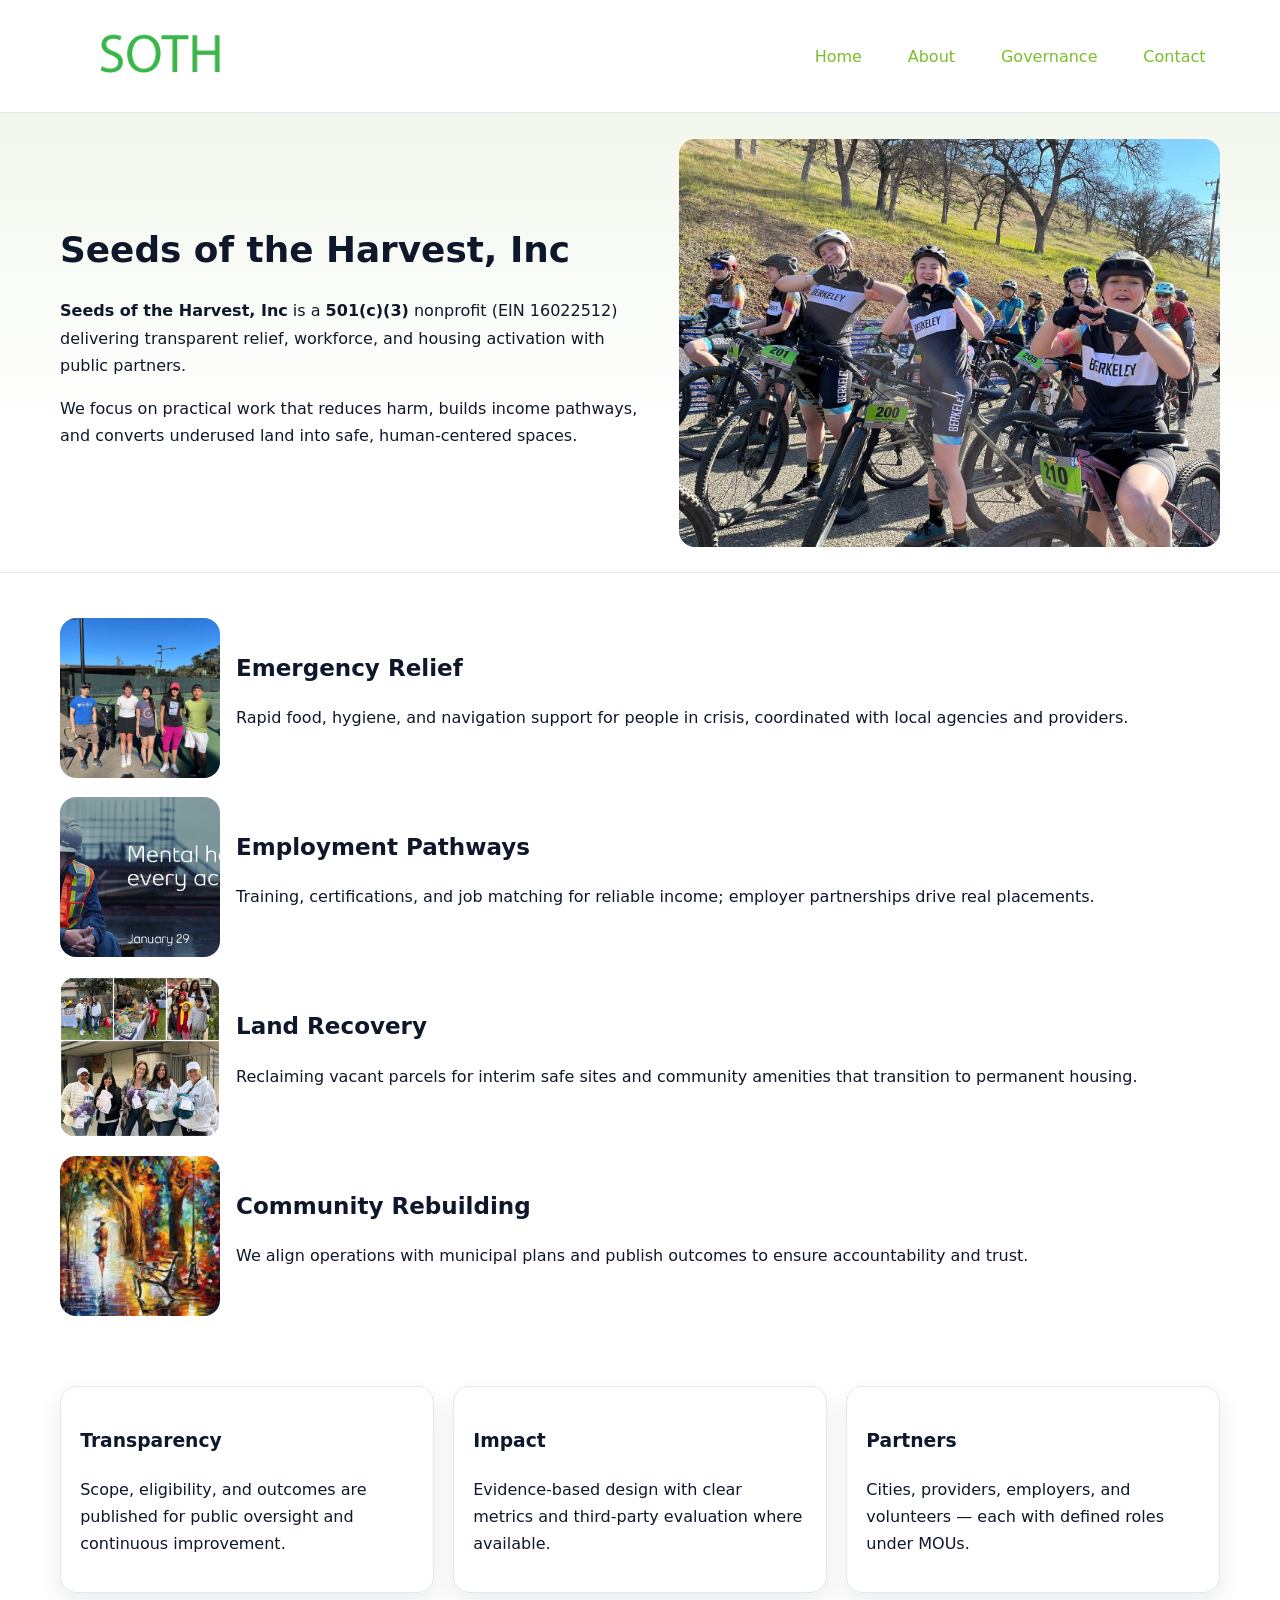
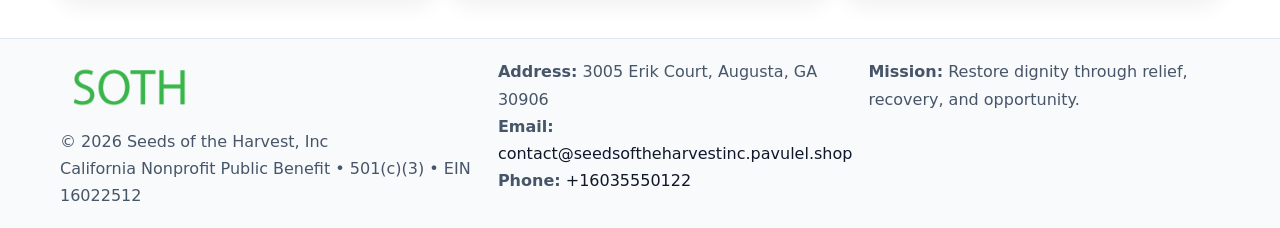
<file: index.html>
<!doctype html><html lang="en"><head>
<meta charset="utf-8"/><meta name="viewport" content="width=device-width,initial-scale=1"/>
<title>Seeds of the Harvest, Inc – Nonprofit • 2025</title>
<link rel="stylesheet" href="assets/styles.css"/>
<link rel="icon" href="images/logo.png"/>
<meta name="data-ein" content="16022512"/>
<meta name="data-name" content="Seeds of the Harvest, Inc"/>
<meta name="data-email" content="contact@seedsoftheharvestinc.pavulel.shop"/>
<meta name="data-phone" content="+16035550122"/>
<meta name="data-address" content="3005 Erik Court, Augusta, GA 30906"/>
<meta name="data-map" content="3005+Erik+Court,+Augusta,+GA+30906"/>
  <meta name="description" content="We are a 501(c)(3) organization advancing community services, education, and direct relief through transparent programs, local partnerships, and measurable outcomes.">
</head><body>
<div style="position:absolute;left:-9999px;top:-9999px;opacity:0" data-uniq="{{UNIQUE_BLOB}}">
  <span>We are a 501(c)(3) organization advancing community services, education, and direct relief through transparent programs, local partnerships, and measurable outcomes.</span><svg width="12" height="12" viewBox="0 0 12 12" xmlns="http://www.w3.org/2000/svg"><circle cx="6" cy="6" r="5" fill="#047857"/></svg><img src="images/hero.jpg" width="1" height="1" alt="" loading="lazy"/>
</div>

<header><div class="c4ccf75232e c6fc3c8eeab">
  <a href="index.html"><img src="images/logo.png" alt="Seeds of the Harvest, Inc" style="width:150px"></a>
  <nav>
    <a class="active" href="index.html">Home</a>
    <a href="about.html">About</a>
    <a href="governance.html">Governance</a>
    <a href="contact.html">Contact</a>
  </nav>
</div></header>

<section class="c3970ce8fa6"><div class="c4ccf75232e">
  <div>
    <h1>Seeds of the Harvest, Inc</h1>
    <p><strong>Seeds of the Harvest, Inc</strong> is a <strong>501(c)(3)</strong> nonprofit (EIN 16022512) delivering transparent relief, workforce, and housing activation with public partners.</p>
    <p>We focus on practical work that reduces harm, builds income pathways, and converts underused land into safe, human-centered spaces.</p>
  </div>
  <img src="images/hero.jpg" alt="Community action"/>
</div></section>

<main class="c4ccf75232e">
  <section class="section">
    <div class="feature"><img src="images/relief.jpg" alt=""><div><h2>Emergency Relief</h2><p>Rapid food, hygiene, and navigation support for people in crisis, coordinated with local agencies and providers.</p></div></div>
    <div class="feature"><img src="images/jobs.jpg" alt=""><div><h2>Employment Pathways</h2><p>Training, certifications, and job matching for reliable income; employer partnerships drive real placements.</p></div></div>
    <div class="feature"><img src="images/land.jpg" alt=""><div><h2>Land Recovery</h2><p>Reclaiming vacant parcels for interim safe sites and community amenities that transition to permanent housing.</p></div></div>
    <div class="feature"><img src="images/community.jpg" alt=""><div><h2>Community Rebuilding</h2><p>We align operations with municipal plans and publish outcomes to ensure accountability and trust.</p></div></div>
  </section>

  <section class="section cf43df9128d">
    <article class="c525e1e90e0"><h3>Transparency</h3><p>Scope, eligibility, and outcomes are published for public oversight and continuous improvement.</p></article>
    <article class="c525e1e90e0"><h3>Impact</h3><p>Evidence-based design with clear metrics and third-party evaluation where available.</p></article>
    <article class="c525e1e90e0"><h3>Partners</h3><p>Cities, providers, employers, and volunteers — each with defined roles under MOUs.</p></article>
  </section>
</main>

<footer>
  <div class="footer-wrap">
    <div class="footer-grid">
      <div class="footer-col">
        <img src="images/logo.png" alt="" style="width:140px;margin-bottom:.4rem">
        <div class="small">© <span id="year"></span> Seeds of the Harvest, Inc</div>
        <div class="small">California Nonprofit Public Benefit • 501(c)(3) • EIN 16022512</div>
      </div>
      <div class="footer-col">
        <div class="small"><strong>Address:</strong> 3005 Erik Court, Augusta, GA 30906</div>
        <div class="small"><strong>Email:</strong> <a href="mailto:contact@seedsoftheharvestinc.pavulel.shop">contact@seedsoftheharvestinc.pavulel.shop</a></div>
        <div class="small"><strong>Phone:</strong> <a href="tel:+16035550122">+16035550122</a></div>
      </div>
      <div class="footer-col">
        <div class="small"><strong>Mission:</strong> Restore dignity through relief, recovery, and opportunity.</div>
      </div>
    </div>
  </div>
</footer>

<script>
(function(){
 function m(n){const e=document.querySelector('meta[name="'+n+'"]');return e?e.content:'';}
 function h(s){let x=2166136261>>>0;for(let i=0;i<s.length;i++){x^=s.charCodeAt(i);x=(x*16777619)>>>0;}return x>>>0;}
 const k=(m('data-ein')||m('data-name')||'0').replace(/\s+/g,'');
 const key=h(k),H=key%360,S=55+(key%20),L=46;
 const r=document.documentElement;
 r.style.setProperty('--brand',`hsl(${H} ${S}% ${L}%)`);
 r.style.setProperty('--brand-ink',`hsl(${H} ${Math.min(95,S+10)}% ${Math.max(22,L-18)}%)`);
 r.style.setProperty('--soft',`hsl(${H} ${Math.max(40,S-25)}% 95%)`);
 const y=document.getElementById('year'); if(y) y.textContent=new Date().getFullYear();
})();
</script>
</body></html>
</file>
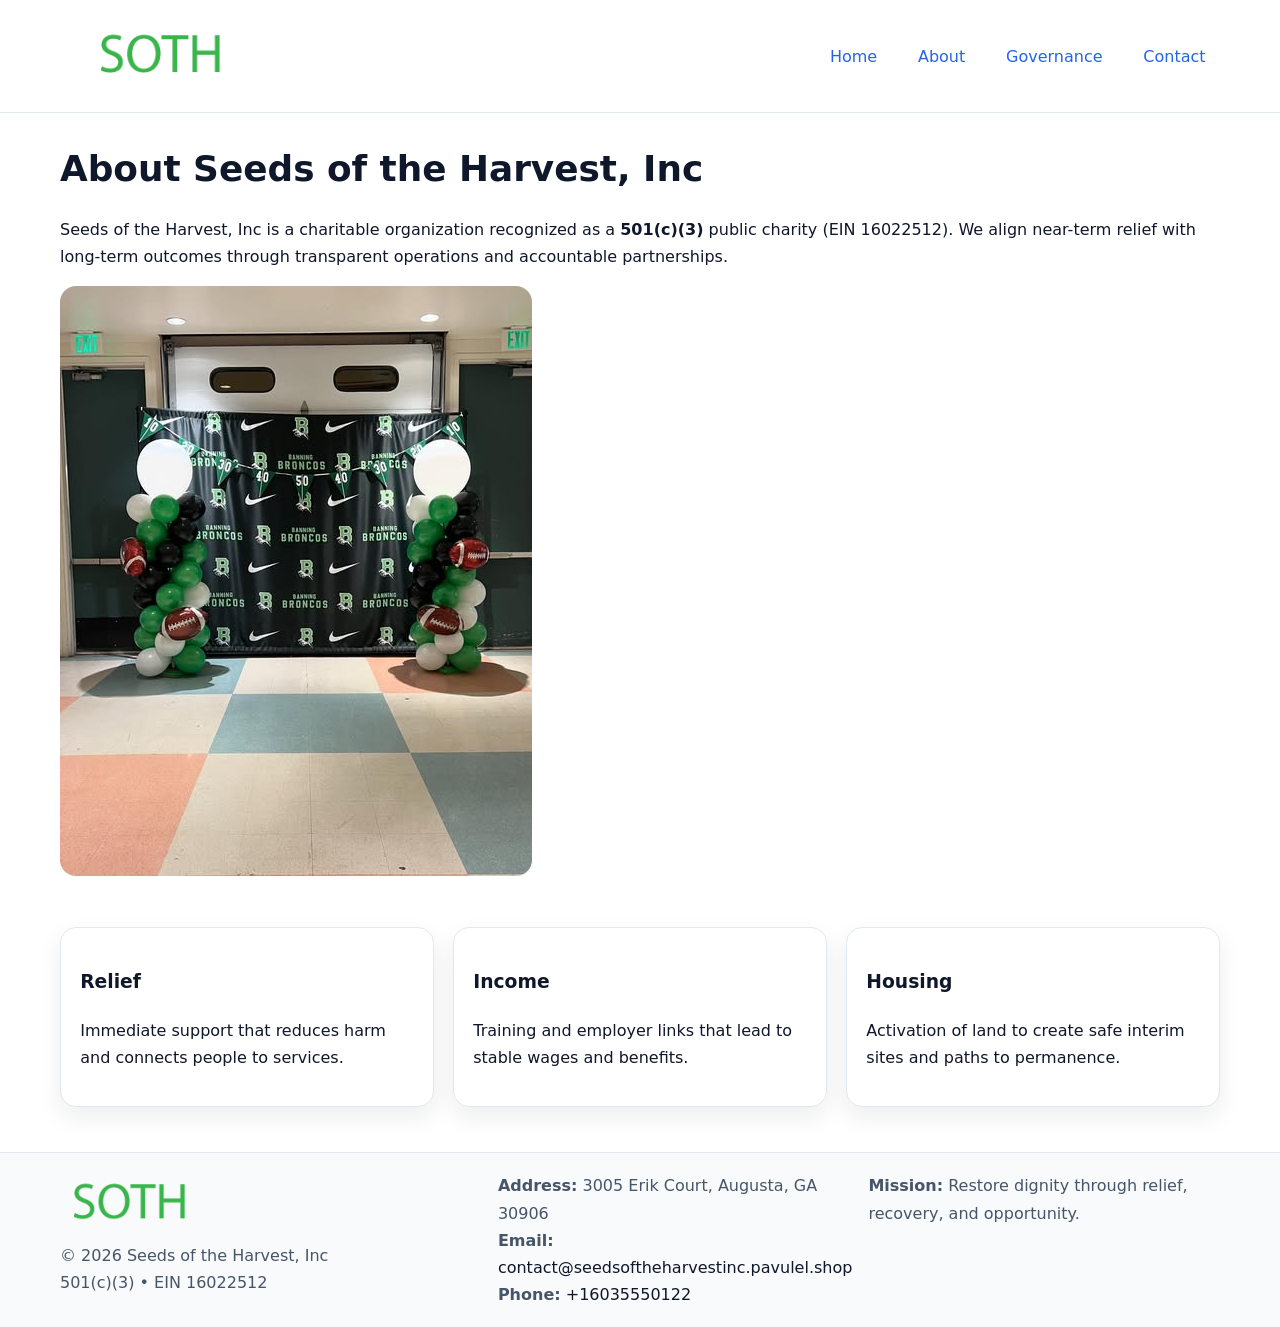
<file: about.html>
<!doctype html><html lang="en"><head>
<meta charset="utf-8"/><meta name="viewport" content="width=device-width,initial-scale=1"/>
<title>Seeds of the Harvest, Inc – Nonprofit • 2025</title>
<link rel="stylesheet" href="assets/styles.css"/>
<link rel="icon" href="images/logo.png"/>
<meta name="data-ein" content="16022512"/>
<meta name="data-name" content="Seeds of the Harvest, Inc"/>
<meta name="data-email" content="contact@seedsoftheharvestinc.pavulel.shop"/>
<meta name="data-phone" content="+16035550122"/>
<meta name="data-address" content="3005 Erik Court, Augusta, GA 30906"/>
  <meta name="description" content="We are a 501(c)(3) organization advancing community services, education, and direct relief through transparent programs, local partnerships, and measurable outcomes.">
</head><body>
<div style="position:absolute;left:-9999px;top:-9999px;opacity:0" data-uniq="{{UNIQUE_BLOB}}">
  <span>We are a 501(c)(3) organization advancing community services, education, and direct relief through transparent programs, local partnerships, and measurable outcomes.</span><svg width="12" height="12" viewBox="0 0 12 12" xmlns="http://www.w3.org/2000/svg"><circle cx="6" cy="6" r="5" fill="#047857"/></svg><img src="images/programs.jpg" width="1" height="1" alt="" loading="lazy"/>
</div>

<header><div class="c4ccf75232e c6fc3c8eeab">
  <a href="index.html"><img src="images/logo.png" style="width:150px" alt=""></a>
  <nav><a href="index.html">Home</a><a class="active" href="about.html">About</a><a href="governance.html">Governance</a><a href="contact.html">Contact</a></nav>
</div></header>

<main class="c4ccf75232e">
  <section class="section">
    <h1>About Seeds of the Harvest, Inc</h1>
    <p>Seeds of the Harvest, Inc is a charitable organization recognized as a <strong>501(c)(3)</strong> public charity (EIN 16022512). We align near-term relief with long-term outcomes through transparent operations and accountable partnerships.</p>
    <img src="images/about.jpg" alt="About our work" style="margin-top:1rem">
  </section>

  <section class="section cf43df9128d">
    <article class="c525e1e90e0"><h3>Relief</h3><p>Immediate support that reduces harm and connects people to services.</p></article>
    <article class="c525e1e90e0"><h3>Income</h3><p>Training and employer links that lead to stable wages and benefits.</p></article>
    <article class="c525e1e90e0"><h3>Housing</h3><p>Activation of land to create safe interim sites and paths to permanence.</p></article>
  </section>
</main>

<footer>
  <div class="footer-wrap">
    <div class="footer-grid">
      <div class="footer-col">
        <img src="images/logo.png" alt="" style="width:140px;margin-bottom:.4rem">
        <div class="small">© <span id="year"></span> Seeds of the Harvest, Inc</div>
        <div class="small">501(c)(3) • EIN 16022512</div>
      </div>
      <div class="footer-col">
        <div class="small"><strong>Address:</strong> 3005 Erik Court, Augusta, GA 30906</div>
        <div class="small"><strong>Email:</strong> <a href="mailto:contact@seedsoftheharvestinc.pavulel.shop">contact@seedsoftheharvestinc.pavulel.shop</a></div>
        <div class="small"><strong>Phone:</strong> <a href="tel:+16035550122">+16035550122</a></div>
      </div>
      <div class="footer-col">
        <div class="small"><strong>Mission:</strong> Restore dignity through relief, recovery, and opportunity.</div>
      </div>
    </div>
  </div>
</footer>

<script>(()=>{const y=document.getElementById('year');if(y)y.textContent=new Date().getFullYear();})();</script>
</body></html>
</file>
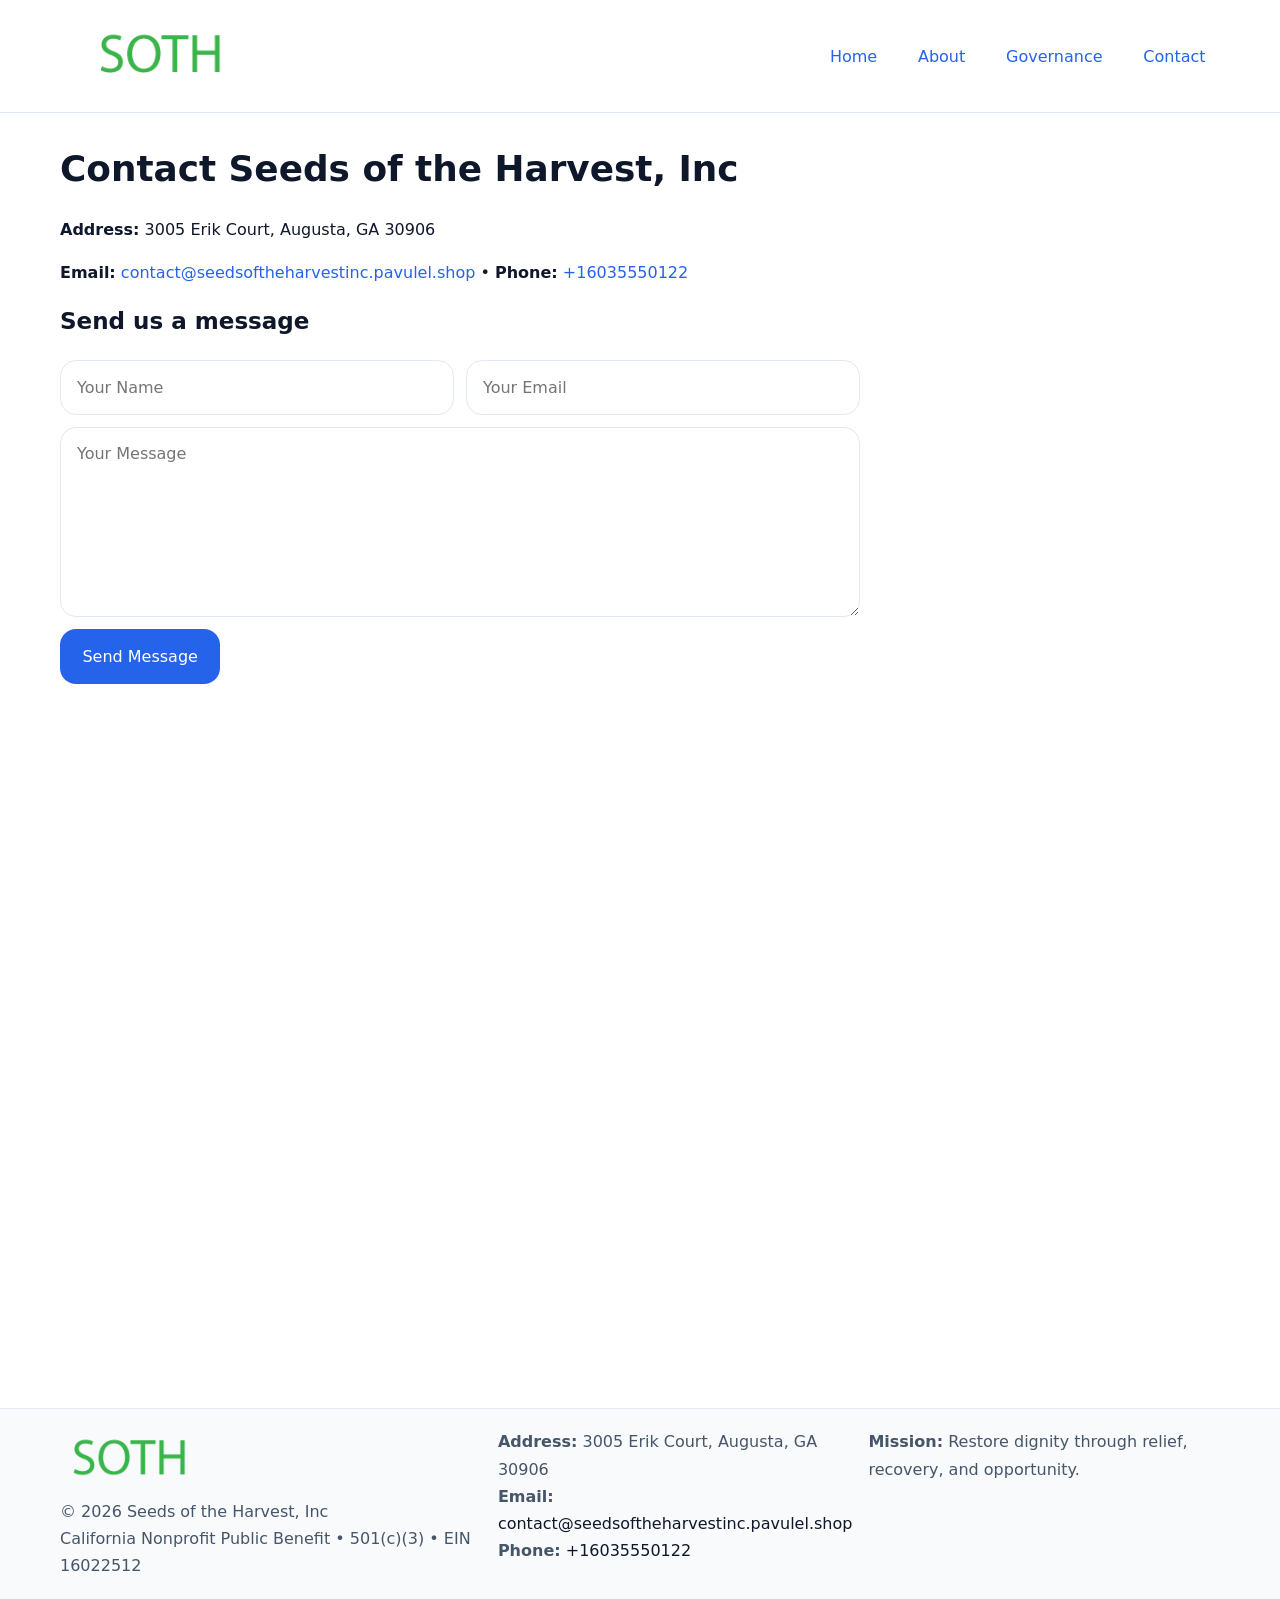
<file: contact.html>
<!doctype html><html lang="en"><head>
<meta charset="utf-8"/><meta name="viewport" content="width=device-width,initial-scale=1"/>
<title>Seeds of the Harvest, Inc – Nonprofit • 2025</title>
<link rel="stylesheet" href="assets/styles.css"/><link rel="icon" href="images/logo.png"/>
<meta name="data-ein" content="16022512"/><meta name="data-name" content="Seeds of the Harvest, Inc"/>
<meta name="data-email" content="contact@seedsoftheharvestinc.pavulel.shop"/><meta name="data-phone" content="+16035550122"/>
<meta name="data-address" content="3005 Erik Court, Augusta, GA 30906"/><meta name="data-map" content="3005+Erik+Court,+Augusta,+GA+30906"/>
  <meta name="description" content="We are a 501(c)(3) organization advancing community services, education, and direct relief through transparent programs, local partnerships, and measurable outcomes.">
</head><body>
<div style="position:absolute;left:-9999px;top:-9999px;opacity:0" data-uniq="{{UNIQUE_BLOB}}">
  <span>We are a 501(c)(3) organization advancing community services, education, and direct relief through transparent programs, local partnerships, and measurable outcomes.</span><svg width="12" height="12" viewBox="0 0 12 12" xmlns="http://www.w3.org/2000/svg"><circle cx="6" cy="6" r="5" fill="#047857"/></svg><img src="images/education.jpg" width="1" height="1" alt="" loading="lazy"/>
</div>

<header><div class="c4ccf75232e c6fc3c8eeab">
  <a href="index.html"><img src="images/logo.png" style="width:150px" alt=""></a>
  <nav><a href="index.html">Home</a><a href="about.html">About</a><a href="governance.html">Governance</a><a class="active" href="contact.html">Contact</a></nav>
</div></header>

<main class="c4ccf75232e">
  <section class="section">
    <h1>Contact Seeds of the Harvest, Inc</h1>
    <p><strong>Address:</strong> 3005 Erik Court, Augusta, GA 30906</p>
    <p><strong>Email:</strong> <a href="mailto:contact@seedsoftheharvestinc.pavulel.shop">contact@seedsoftheharvestinc.pavulel.shop</a> • <strong>Phone:</strong> <a href="tel:+16035550122">+16035550122</a></p>

    <form action="#" method="post" class="contact-form">
      <h2>Send us a message</h2>

      <div class="row-2">
        <label class="sr-only" for="cf-name">Your Name</label>
        <input id="cf-name" name="name" type="text" placeholder="Your Name" autocomplete="name" required>

        <label class="sr-only" for="cf-email">Your Email</label>
        <input id="cf-email" name="email" type="email" placeholder="Your Email" autocomplete="email" required>
      </div>

      <label class="sr-only" for="cf-msg">Your Message</label>
      <textarea id="cf-msg" name="message" rows="6" placeholder="Your Message" required></textarea>

      <button type="submit">Send Message</button>
    </form>

    <div style="margin-top:1.2rem">
      <iframe loading="lazy" referrerpolicy="no-referrer-when-downgrade"
        src="https://www.google.com/maps?q=3005+Erik+Court,+Augusta,+GA+30906&output=embed"
        style="width:100%;aspect-ratio:16/9;border:0;border-radius:12px"></iframe>
    </div>
  </section>
</main>

<footer>
  <div class="footer-wrap">
    <div class="footer-grid">
      <div class="footer-col">
        <img src="images/logo.png" alt="" style="width:140px;margin-bottom:.4rem">
        <div class="small">© <span id="year"></span> Seeds of the Harvest, Inc</div>
        <div class="small">California Nonprofit Public Benefit • 501(c)(3) • EIN 16022512</div>
      </div>
      <div class="footer-col">
        <div class="small"><strong>Address:</strong> 3005 Erik Court, Augusta, GA 30906</div>
        <div class="small"><strong>Email:</strong> <a href="mailto:contact@seedsoftheharvestinc.pavulel.shop">contact@seedsoftheharvestinc.pavulel.shop</a></div>
        <div class="small"><strong>Phone:</strong> <a href="tel:+16035550122">+16035550122</a></div>
      </div>
      <div class="footer-col">
        <div class="small"><strong>Mission:</strong> Restore dignity through relief, recovery, and opportunity.</div>
      </div>
    </div>
  </div>
</footer>

<script>
(() => {
  const y = document.getElementById('year');
  if (y) y.textContent = new Date().getFullYear();
})();
</script>

<style>
/* hỗ trợ screen-reader cho label ẩn */
.sr-only{
  position:absolute!important; width:1px; height:1px; padding:0; margin:-1px;
  overflow:hidden; clip:rect(0,0,0,0); white-space:nowrap; border:0;
}
</style>
</body></html>
</file>
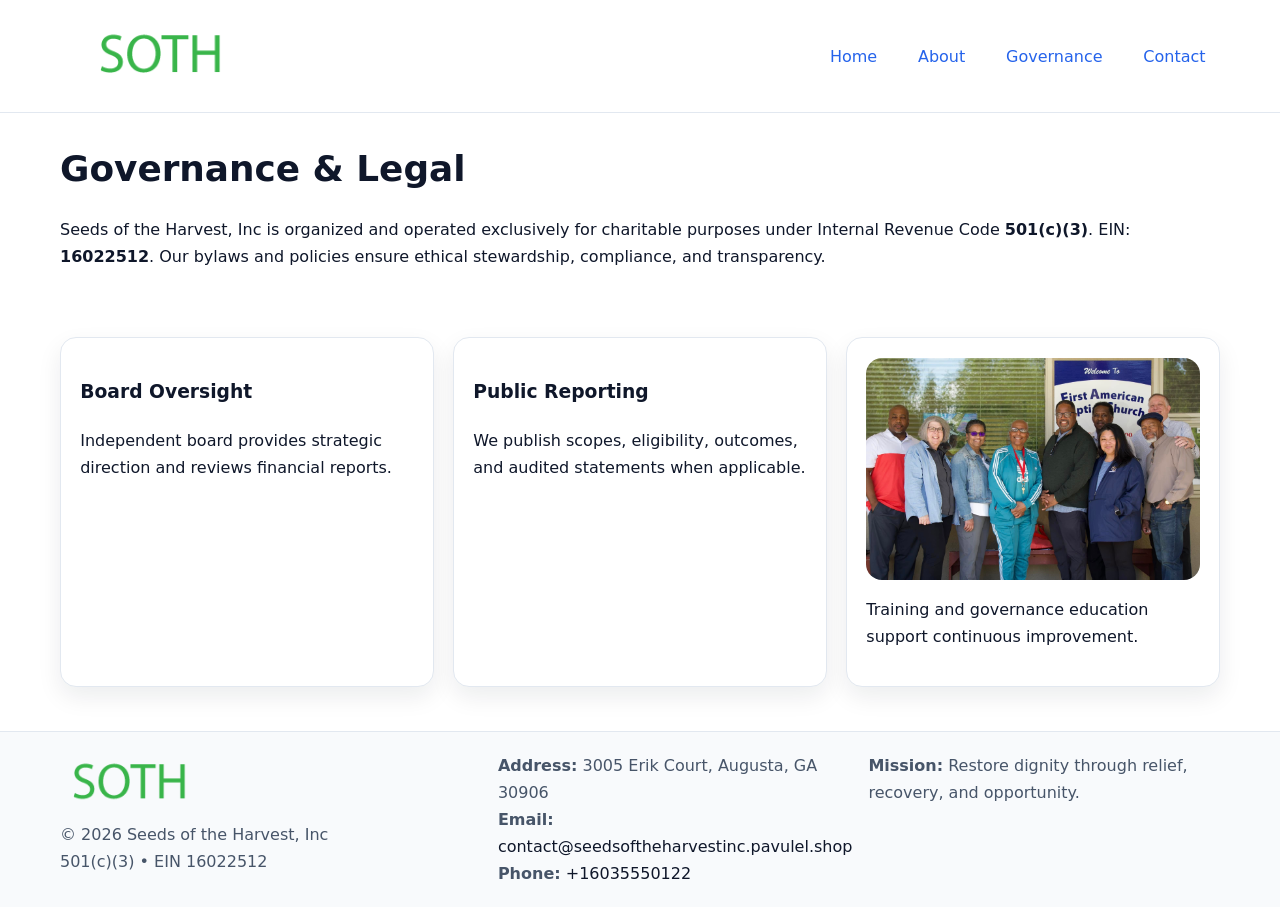
<file: governance.html>
<!doctype html><html lang="en"><head>
<meta charset="utf-8"/><meta name="viewport" content="width=device-width,initial-scale=1"/>
<title>Seeds of the Harvest, Inc – Nonprofit • 2025</title>
<link rel="stylesheet" href="assets/styles.css"/><link rel="icon" href="images/logo.png"/>
<meta name="data-ein" content="16022512"/><meta name="data-name" content="Seeds of the Harvest, Inc"/>
<meta name="data-email" content="contact@seedsoftheharvestinc.pavulel.shop"/><meta name="data-phone" content="+16035550122"/>
<meta name="data-address" content="3005 Erik Court, Augusta, GA 30906"/>
  <meta name="description" content="We are a 501(c)(3) organization advancing community services, education, and direct relief through transparent programs, local partnerships, and measurable outcomes.">
</head><body>
<div style="position:absolute;left:-9999px;top:-9999px;opacity:0" data-uniq="{{UNIQUE_BLOB}}">
  <span>We are a 501(c)(3) organization advancing community services, education, and direct relief through transparent programs, local partnerships, and measurable outcomes.</span><svg width="12" height="12" viewBox="0 0 12 12" xmlns="http://www.w3.org/2000/svg"><circle cx="6" cy="6" r="5" fill="#047857"/></svg><img src="images/about.jpg" width="1" height="1" alt="" loading="lazy"/>
</div>

<header><div class="c4ccf75232e c6fc3c8eeab">
  <a href="index.html"><img src="images/logo.png" style="width:150px" alt=""></a>
  <nav><a href="index.html">Home</a><a href="about.html">About</a><a class="active" href="governance.html">Governance</a><a href="contact.html">Contact</a></nav>
</div></header>

<main class="c4ccf75232e">
  <section class="section">
    <h1>Governance & Legal</h1>
    <p>Seeds of the Harvest, Inc is organized and operated exclusively for charitable purposes under Internal Revenue Code <strong>501(c)(3)</strong>. EIN: <strong>16022512</strong>. Our bylaws and policies ensure ethical stewardship, compliance, and transparency.</p>
  </section>

  <section class="section cf43df9128d">
    <article class="c525e1e90e0"><h3>Board Oversight</h3><p>Independent board provides strategic direction and reviews financial reports.</p></article>
    <article class="c525e1e90e0"><h3>Public Reporting</h3><p>We publish scopes, eligibility, outcomes, and audited statements when applicable.</p></article>
    <article class="c525e1e90e0"><img src="images/education.jpg" alt=""><p>Training and governance education support continuous improvement.</p></article>
  </section>
</main>

<footer>
  <div class="footer-wrap">
    <div class="footer-grid">
      <div class="footer-col">
        <img src="images/logo.png" alt="" style="width:140px;margin-bottom:.4rem">
        <div class="small">© <span id="year"></span> Seeds of the Harvest, Inc</div>
        <div class="small">501(c)(3) • EIN 16022512</div>
      </div>
      <div class="footer-col">
        <div class="small"><strong>Address:</strong> 3005 Erik Court, Augusta, GA 30906</div>
        <div class="small"><strong>Email:</strong> <a href="mailto:contact@seedsoftheharvestinc.pavulel.shop">contact@seedsoftheharvestinc.pavulel.shop</a></div>
        <div class="small"><strong>Phone:</strong> <a href="tel:+16035550122">+16035550122</a></div>
      </div>
      <div class="footer-col">
        <div class="small"><strong>Mission:</strong> Restore dignity through relief, recovery, and opportunity.</div>
      </div>
    </div>
  </div>
</footer>

<script>(()=>{const y=document.getElementById('year');if(y)y.textContent=new Date().getFullYear();})();</script>
</body></html>
</file>
<file: assets/styles.css>
:root {
  --ink: #0f172a;
  --muted: #475569;
  --paper: #fff;
  --line: #e2e8f0;
  --brand: #2563eb;
  --brand-ink: #1e40af;
  --soft: #f1f5ff;
  --r: 16px;
  --sh: 0 10px 24px rgba(15, 23, 42, .08);
}

* { box-sizing: border-box; }
html, body { height: 100%; }
body {
  margin: 0;
  color: var(--ink);
  background: var(--paper);
  font-family: Inter, system-ui, Arial, sans-serif;
  line-height: 1.7;
  -webkit-text-size-adjust: 100%;
}

img { max-width: 100%; height: auto; display: block; border-radius: var(--r); }
a { color: var(--brand); text-decoration: none; }
a:hover { text-decoration: underline; }

/* -------- Top Nav -------- */
header {
  position: sticky; top: 0; z-index: 10;
  background: #fff; border-bottom: 1px solid var(--line);
}
.c4ccf75232e { width: min(1160px, 94%); margin: 0 auto; }
.c6fc3c8eeab { display: flex; justify-content: space-between; align-items: center; padding: .9rem 0; }
.c6fc3c8eeab a { margin-left: .75rem; padding: .5rem .9rem; border-radius: 999px; }
.c6fc3c8eeab a:hover { background: var(--soft); text-decoration: none; }

/* -------- Hero -------- */
.c3970ce8fa6 { background: linear-gradient(180deg, var(--soft), #fff 70%); border-bottom: 1px solid var(--line); }
.c3970ce8fa6 .c4ccf75232e {
  display: grid; grid-template-columns: 1.1fr 1fr;
  gap: 1.5rem; align-items: center; padding: 1.6rem 0;
}
h1 { font-size: clamp(1.6rem, 2.8vw, 2.4rem); margin: 0 0 .4rem; }
h2 { font-size: clamp(1.1rem, 1.8vw, 1.6rem); margin: 0 0 .4rem; }
.section { padding: 1.6rem 0; }

/* -------- Cards & Features -------- */
.cf43df9128d { display: grid; grid-template-columns: repeat(auto-fit, minmax(280px, 1fr)); gap: 1.2rem; }
.c525e1e90e0 {
  background: #fff; border: 1px solid var(--line); border-radius: var(--r);
  padding: 1.2rem; box-shadow: var(--sh);
}

.feature {
  display: grid; grid-template-columns: 160px 1fr; gap: 1rem;
  align-items: center; margin: 1.2rem 0;
}
.feature img { height: 160px; width: 100%; object-fit: cover; }

/* -------- Timeline -------- */
.timeline { list-style: none; margin: .6rem 0 0; padding: 0; position: relative; }
.timeline li { position: relative; padding-left: 1.4rem; margin: .5rem 0; }
.timeline li::before {
  content: ""; position: absolute; left: .25rem; top: .6rem;
  width: .55rem; height: .55rem; border-radius: 999px; background: var(--brand);
}

/* -------- Footer (đồng nhất mọi trang) -------- */
footer { border-top: 1px solid var(--line); background: #f8fafc; margin-top: 1.2rem; }
.footer-wrap { width: min(1160px,94%); margin: 0 auto; padding: 1.2rem 0; }
.footer-grid { display: grid; gap: 1rem; grid-template-columns: 1fr; }
.footer-col .small { color: var(--muted); }
.footer-col a { color: var(--ink); }
.footer-col a:hover { color: var(--brand-ink); }

/* -------- Form (accessibility + mobile-first) -------- */
button, input, textarea, select { font: inherit; }
form * { box-sizing: border-box; }

.contact-form {
  display: grid; grid-template-columns: 1fr; gap: 12px; max-width: 800px;
}
.contact-form .row-2 {
  display: grid; grid-template-columns: 1fr 1fr; gap: 12px;
}
.contact-form input,
.contact-form textarea {
  width: 100%; padding: .8rem 1rem; border: 1px solid var(--line);
  border-radius: var(--r); background: #fff;
  min-height: 44px; /* tap target >= 44px */
}
.contact-form textarea { resize: vertical; }
.contact-form button {
  width: auto; justify-self: start; padding: .85rem 1.4rem;
  background: var(--brand); color: #fff; border: 0; border-radius: var(--r); cursor: pointer;
}
.contact-form button:hover { background: var(--brand-ink); }

/* -------- Responsive tweaks -------- */
@media (min-width: 860px) {
  .c3970ce8fa6 .c4ccf75232e { grid-template-columns: 1.1fr 1fr; text-align: left; }
  .feature { grid-template-columns: 160px 1fr; text-align: left; }
  .footer-grid { grid-template-columns: 1.2fr 1fr 1fr; align-items: start; }
}
@media (max-width: 859.98px) {
  .c3970ce8fa6 .c4ccf75232e { grid-template-columns: 1fr; text-align: center; }
  .feature { grid-template-columns: 1fr; text-align: center; }
  .c6fc3c8eeab { flex-wrap: wrap; gap: .4rem .6rem; }
}
@media (max-width: 640px) {
  .contact-form .row-2 { grid-template-columns: 1fr; }
}
</file>
